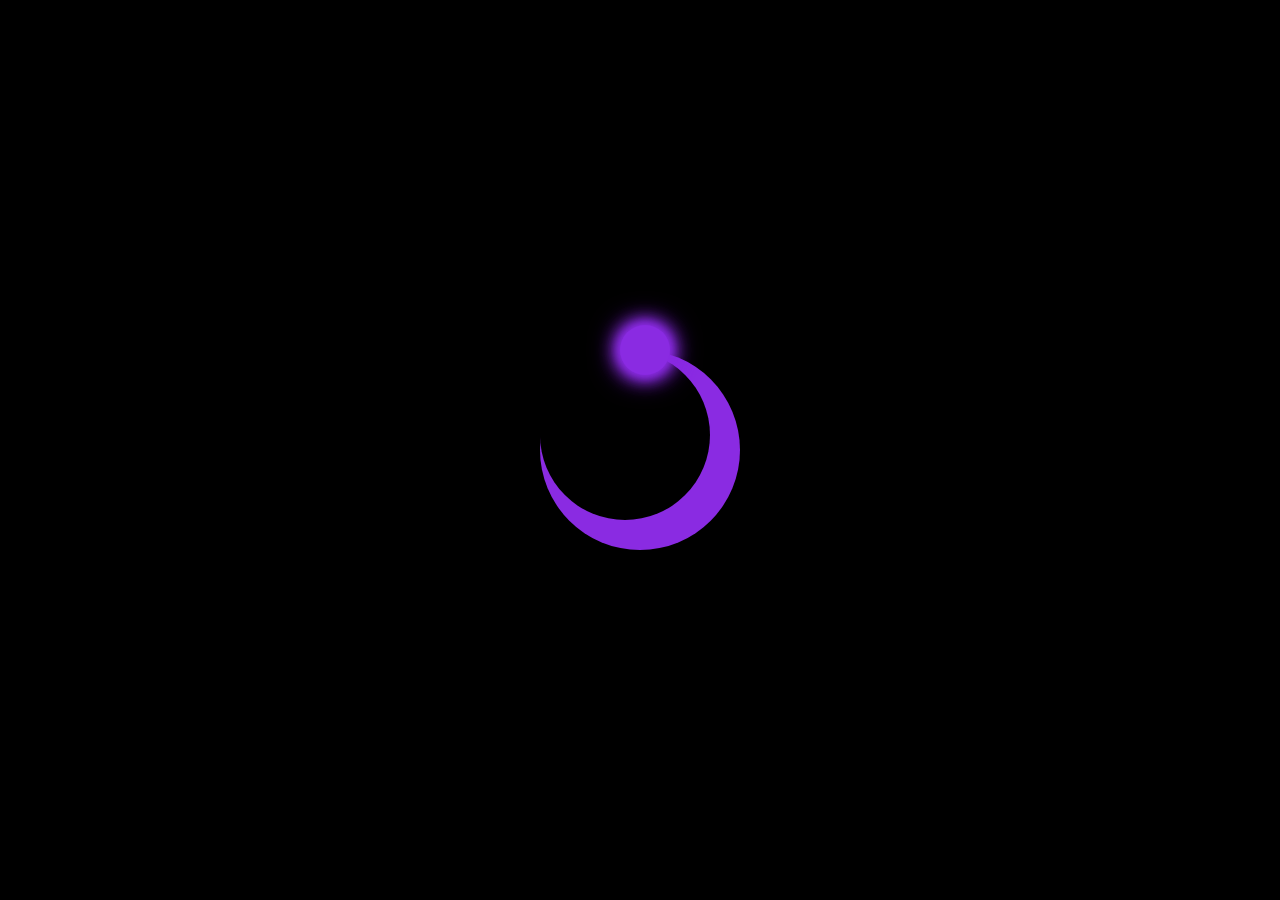
<file: ANIMATED PROJECTS/neonloader/index.html>
<!DOCTYPE html>
<html lang="en">
<head>
    <meta charset="UTF-8">
    <meta name="viewport" content="width=device-width, initial-scale=1.0">
    <title>Document</title>
    <style>
        *{
            margin: 0;
            padding: 0;
            box-sizing: border-box;
        }
        html{
            font-size: 62.5%;
        }

        body{
            height: 100vh;
            display: grid;
            place-items: center;
            background-color: black;
        }
          .loader{
            width: 20rem;
            aspect-ratio: 1;
            border-radius: 50%;
            background-color: blueviolet;
            position: relative;
            animation: ci 3s linear infinite reverse;
          }

        .loader::before{
            content: "";
            position: absolute;
            top: 0;
            left: 0;
            width: 17rem;
            
            background-color: blueviolet;
            border-radius: 50%;
            background-color: black;
            aspect-ratio: 1;
            
        }
        .loader::after{
            content: "";
            position: absolute;
            top: -2.5rem;
            left: 8rem;
            width: 5rem;
            
            background-color: blueviolet;
            border-radius: 50%;
            
            aspect-ratio: 1;
            box-shadow: 0 0 1rem blueviolet, 0 0 1.5rem blueviolet, 0 0 2rem blueviolet, 0 0 2.5rem blueviolet, 0 0 3rem blueviolet;
            
        }

        @keyframes ci{
            100%{
                rotate: 360deg;
            }
        }

         
           

    </style>
</head>
<body>
    <div class="loader"></div>
</body>
</html>
</file>
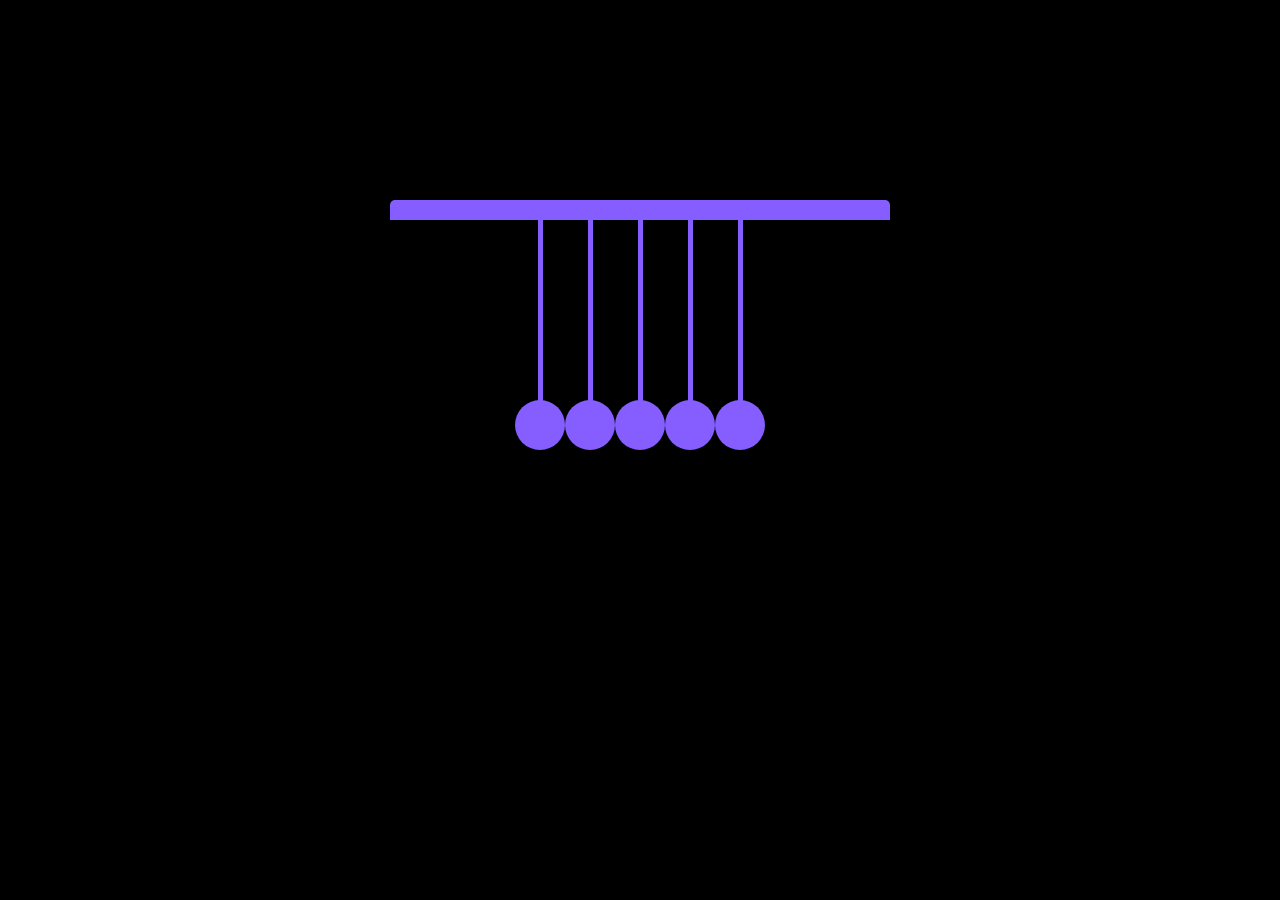
<file: ANIMATED PROJECTS/newton_cradle/index.html>
<!DOCTYPE html>
<html lang="en">
<head>
    <meta charset="UTF-8">
    <meta name="viewport" content="width=device-width, initial-scale=1.0">
    <title>Document</title>
    <style>
        * {
            margin: 0;
            padding: 0;
            box-sizing: border-box;
        }
        html{
            font-size: 62.5%;
        }

        body{
            height: 100vh;
            display: grid;
            place-items: center;
            background-color: black;
        }

        .cradle{
            width: 50rem;
            height: 50rem;
            background-color: transparent;
            border-top: 2rem solid #865dff;
            border-radius: 0.5rem;
            display: flex;
            justify-content: center;
            gap: 4.5rem;
        }
        div{
            width:.5rem;
            height: 20rem;
            background-color: #865dff;
            position: relative;

        }
        .cradle div::before{
            content:"";
            position: absolute;
            top: 90%;
            left:-2.25rem;
            width: 5rem;
            aspect-ratio: 1;
            border-radius: 50%;
            background-color: #865dff;
        }

        .cradle div:first-child{
            animation: left_swing 2s linear infinite ;
            transform-origin: top left;
        }

        @keyframes left_swing{
            0%{
                transform: rotate(0deg);
            }
            25%{
                transform: rotate(30deg);
            }
            50%{
                transform: rotate(0deg);
            }
            100%{
                transform: rotate(0deg);
            }
        }
        .cradle div:last-child{
            animation: right_swing 2s linear 1s infinite ;
            transform-origin: top left;
        }
        @keyframes right_swing{
            0%{
                transform: rotate(0deg);
            }
            25%{
                transform: rotate(-30deg);
            }
            50%{
                transform: rotate(0deg);
            }
            100%{
                transform: rotate(0deg);
            }
        }

    </style>
</head>
<body>
    <div class="cradle">
        <div></div>
        <div></div>
        <div></div>
        <div></div>
        <div></div>
        
    </div>
</body>
</html>
</file>
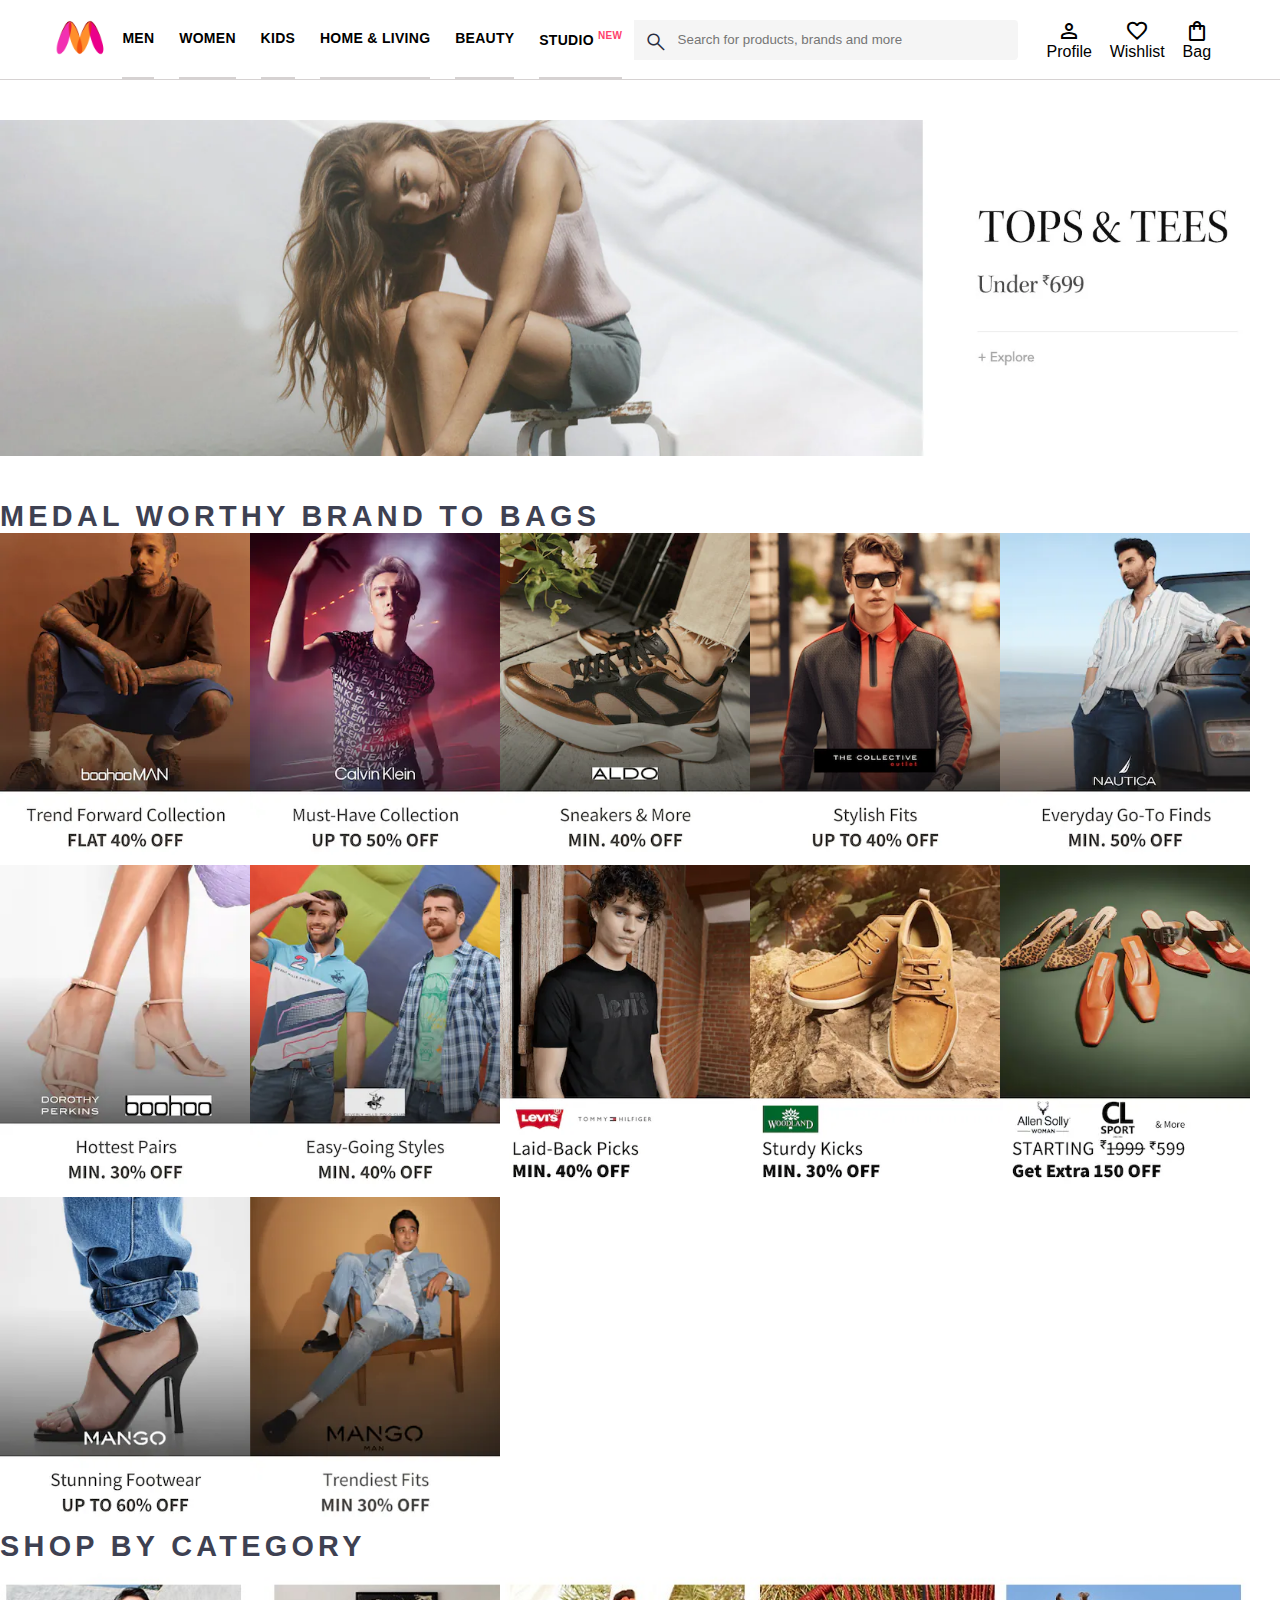
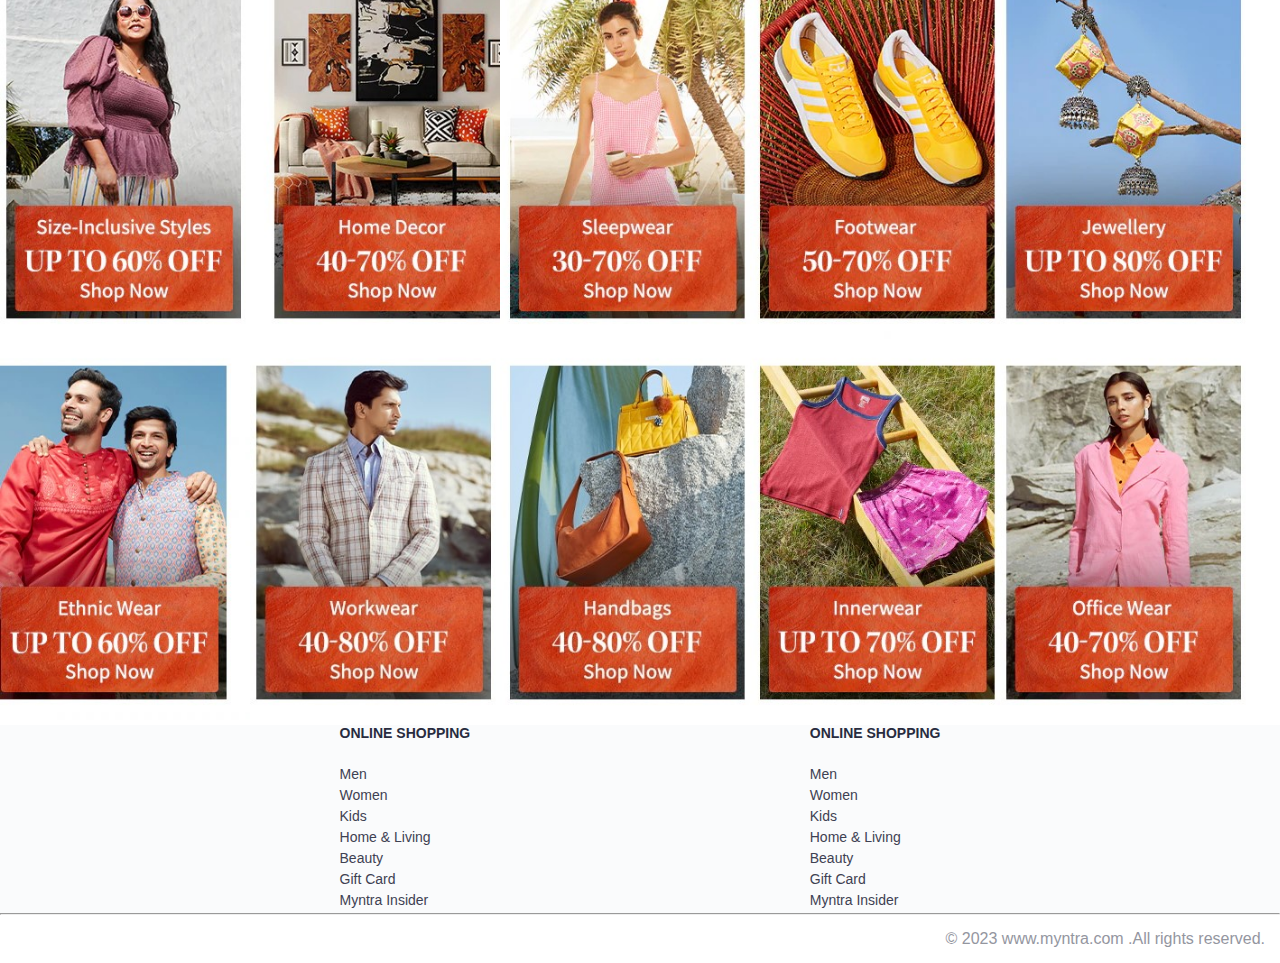
<file: MYNTRA-CLONE/HTML/index.html>
<!DOCTYPE html>
<html lang="en">
<head>
    <meta charset="UTF-8">
    <meta name="viewport" content="width=device-width, initial-scale=1.0">
    <title>Myntra clone</title>
    
   <link href="https://fonts.googleapis.com/css2?family=Material+Symbols+Outlined" rel="stylesheet" />

<link rel="stylesheet" href="index.css">
</head>
<body>
    <header>
<div class="logo_container">
    <a href="#">
        <img class="myntrahome" src="../images/logo/myntra_logo.webp" alt="Myntra">
    </a>
</div>
        <div class="nav_bar">
            <a href="#">Men</a>
            <a href="#">Women</a>
            <a href="#">Kids</a>
            <a href="#">Home & Living</a>
            <a href="#">Beauty</a>
            <a href="#">Studio <sup>new</sup></a>
        </div>
<div class="search_bar">
    <span class="material-symbols-outlined search_icon">search</span>
    <input class="searchbar_input" placeholder="Search for products, brands and more">
</div>
<div class="action_bar">
     <div class="action_container">
                <span class="material-symbols-outlined action_icon">person</span>
                <span class="action_name">Profile</span>
            </div>

            <div class="action_container">
                <span class="material-symbols-outlined action_icon">favorite</span>
                <span class="action_name">Wishlist</span>
            </div>

            <div class="action_container">
                <span class="material-symbols-outlined action_icon">shopping_bag</span>
                <span class="action_name">Bag</span>
            </div>
</div>
    </header>
    <main>
        <div class="banner_container">
            <img  class="banner_image" src="../images/logo/banner.jpg" alt="main banner">
        </div>
        <div class="category_heading">MEDAL WORTHY BRAND TO BAGS</div>
        <div class="category_items">
            <a href="#"><img  class="sales"src="../images/offers/1.png" ></a>
            <a href="#"><img  class="sales"src="../images/offers/2.png" ></a>
            <a href="#"><img  class="sales"src="../images/offers/3.png" ></a>
            <a href="#"><img  class="sales"src="../images/offers/4.png" ></a>
            <a href="#"><img  class="sales"src="../images/offers/5.png" ></a>
            <a href="#"><img  class="sales"src="../images/offers/6.png" ></a>
            <a href="#"><img  class="sales"src="../images/offers/7.png" ></a>
            <a href="#"><img  class="sales"src="../images/offers/8.png" ></a>
            <a href="#"><img  class="sales"src="../images/offers/9.png" ></a>
            <a href="#"><img  class="sales"src="../images/offers/10.png" ></a>
            <a href="#"><img  class="sales"src="../images/offers/11.png" ></a>
            <a href="#"><img  class="sales"src="../images/offers/12.png" ></a>
        </div>


        <div class="category_heading">SHOP BY CATEGORY</div>
        <div class="category_items">
            <a href="#"><img  class="sales"src="../images/category/1.jpg" ></a>
            <a href="#"><img  class="sales"src="../images/category/2.jpg" ></a>
            <a href="#"><img  class="sales"src="../images/category/3.jpg" ></a>
            <a href="#"><img  class="sales"src="../images/category/4.jpg"               ></a>
            <a href="#"><img  class="sales"src="../images/category/5.jpg" ></a>
            <a href="#"><img  class="sales"src="../images/category/6.jpg"   ></a>
            <a href="#"><img  class="sales"src="../images/category/7.jpg" ></a>
            <a href="#"><img  class="sales"src="../images/category/8.jpg" ></a>
            <a href="#"><img  class="sales"src="../images/category/9.jpg" ></a>
            <a href="#"><img  class="sales"src="../images/category/10.jpg" ></a>
            
        </div>
    </main>

    <footer>

        <div class="footer_con">
            <div class="footer_column">
                <h3>ONLINE SHOPPING</h3>
                <a href="#">Men</a>
            <a href="#">Women</a>
            <a href="#">Kids</a>
            <a href="#">Home & Living</a>
            <a href="#">Beauty</a>
            <a href="#">Gift Card</a>
            <a href="#">Myntra Insider</a>

            </div>
            <div class="footer_column">
                <h3>ONLINE SHOPPING</h3>
                <a href="#">Men</a>
            <a href="#">Women</a>
            <a href="#">Kids</a>
            <a href="#">Home & Living</a>
            <a href="#">Beauty</a>
            <a href="#">Gift Card</a>
            <a href="#">Myntra Insider</a>

            </div>
        </div>
        <hr>
        <div class="copyright"> © 2023 www.myntra.com .All rights reserved.</div>

    </footer>
    
</body>
</html>
</file>
<file: MYNTRA-CLONE/HTML/index.css>
*{margin: 0;
    padding: 0;
    font-family: Assistant,-apple-system,BlinkMacSystemFont,Segoe UI,Roboto,Helvetica,Arial,sans-serif;
    box-sizing: border-box;
}
header{
    display: flex;
    background-color: white;
    height: 80px;
    justify-content: space-between;
    align-items: center;
    border-bottom: 1px solid #d6d2d2 ;
}

.myntrahome{

    height: 45px;
}

.logo_container{
    
    margin-left: 4%;
}

.action_bar{
    margin-right: 4%;
}
.nav_bar{
    display: flex;
    min-width: 500px;
    justify-content: space-between;
    ;

}
.nav_bar a{
    font-size: 14px;
    letter-spacing: .3px;
    color: black;
    font-weight: 700;
    text-transform: uppercase;
    text-decoration: none;
    justify-content: space-evenly;
    padding: 30px 0;
    box-sizing: content-box;
    border-bottom: 2px solid #d6d2d2;
}

.nav_bar a:hover{
    border-bottom: 2px solid rgb(219, 101, 170);
   
}

.nav_bar a sup{
    color: #ff3f6c;
    font-size: 10px;
}

.search_bar{
    height: 40px;
    min-width: 200px;
    width: 30%;
    display: flex;
    align-items: center;
}  

.search_icon{
    height: 20px;
    padding: 10px;
    box-sizing: content-box;
    background-color: whitesmoke;
    color: #282c3f;
    font-weight: 300;
    border-radius: 4px0o 0 4px;

    
}

.searchbar_input{
    color: grey;
    background-color: whitesmoke;
    flex-grow: 1;
    height: 40px;
    border: 0;
    border-radius: 0px 4px 4px 0px;
    
}

.action_bar{
    display: flex;
    min-width: 200px;
    justify-content: space-evenly;
}

.action_container{
    display: flex;
    flex-direction: column;
    align-items: center;
    
}
.banner_container{
    margin:40px 0 ;
}

.banner_image{
    width: 100%;
}

.category_heading{
    text-transform: uppercase;
    color: #3e4152;
    letter-spacing: .15em;
    font-size: 1.8em;
    margin: 50px 0 10 px 30 px;
    max-height: 5em;

    font-weight: 700;
}

.category_items{
    display: flex;
    justify-self: space-evenly;
    
    flex-wrap: wrap;
    
}
.sales{
    width:250px;
}

.footer_con{
    padding: 30px 0px 40 px 0 px;
    background-color: #FAFBFC;
    display: flex;
    justify-content: space-evenly;
}

.footer_column{
    flex-direction: column;
    display: flex;
}

.footer_column a{
    text-decoration: none;
    color: #3e4152;
    font-size: 14px;
    padding-bottom: 5px;
}
.footer_column h3{
    color: #282c3f;
    font-size: 14px;
    margin-bottom: 25px;
}

.copyright{
    color: #94969f;
    text-align: end;
    padding: 15px;;
}
</file>
